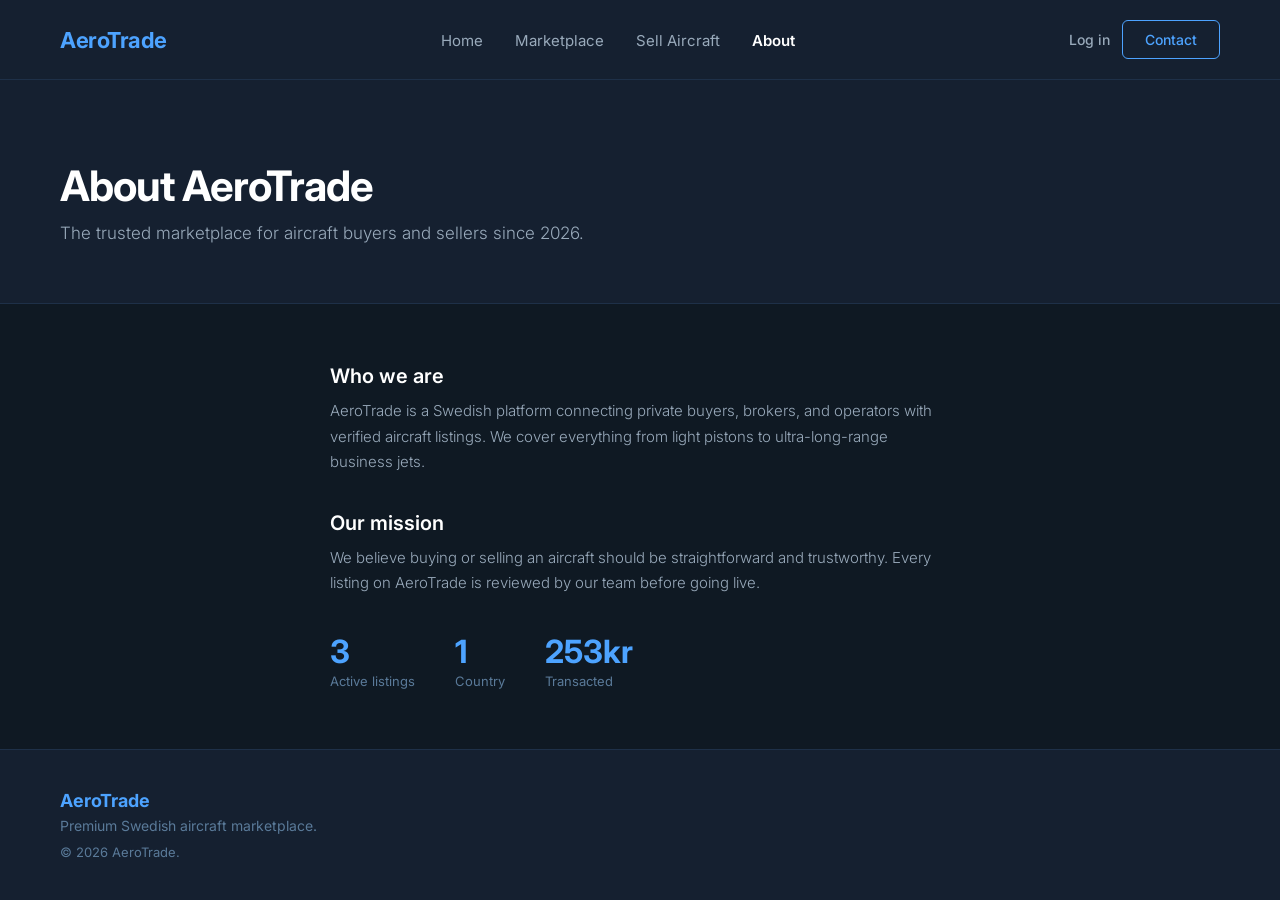
<file: Main/about.html>
<!DOCTYPE html>
<html lang="en">
<head>
    <meta charset="UTF-8">
    <meta name="viewport" content="width=device-width, initial-scale=1.0">
    <meta name="description" content="Lär dig mer om AeroTrade, vår mission och hur vi gör köp och försäljning av flygplan tryggt i Sverige.">
    <title>About – AeroTrade</title>
    <link rel="preconnect" href="https://fonts.googleapis.com">
    <link rel="preconnect" href="https://fonts.gstatic.com" crossorigin>
    <link rel="stylesheet" href="style.css">
    <link href="https://fonts.googleapis.com/css2?family=Inter:wght@300;400;500;600;700&display=swap" rel="stylesheet">
</head>
<body>

    <header>
        <nav class="navbar">
            <div class="logo">AeroTrade</div>
            <ul class="nav-links">
                <li><a href="index.html">Home</a></li>
                <li><a href="marketplace.html">Marketplace</a></li>
                <li><a href="sell.html">Sell Aircraft</a></li>
                <li><a href="about.html" class="active">About</a></li>
            </ul>
            <div class="nav-right">
                <a href="login.html" class="login-btn" id="loginNavBtn">Log in</a>
                <a href="contact.html" class="nav-button">Contact</a>
                <div class="user-menu" id="userMenu">
                    <button type="button" onclick="logout()" class="logout-btn">Logga ut</button>
                </div>
            </div>
            <button class="hamburger" id="hamburger" type="button" aria-label="Toggle main menu" aria-controls="mobileMenu" aria-expanded="false" onclick="toggleMenu()">
                <span></span><span></span><span></span>
            </button>
        </nav>
        <div class="mobile-menu" id="mobileMenu">
            <a href="index.html" onclick="toggleMenu()">Home</a>
            <a href="marketplace.html" onclick="toggleMenu()">Marketplace</a>
            <a href="sell.html" onclick="toggleMenu()">Sell Aircraft</a>
            <a href="about.html" onclick="toggleMenu()">About</a>
            <a href="contact.html" onclick="toggleMenu()">Contact</a>
            <a href="login.html" class="mobile-login" id="mobileLoginBtn" onclick="toggleMenu()">Log in</a>
        </div>
    </header>

    <main>
        <section class="page-hero">
        <h1>About AeroTrade</h1>
        <p>The trusted marketplace for aircraft buyers and sellers since 2026.</p>
    </section>

    <section class="about-section">
        <div class="about-block">
            <h2>Who we are</h2>
            <p>AeroTrade is a Swedish platform connecting private buyers, brokers, and operators with verified aircraft listings. We cover everything from light pistons to ultra-long-range business jets.</p>
        </div>
        <div class="about-block">
            <h2>Our mission</h2>
            <p>We believe buying or selling an aircraft should be straightforward and trustworthy. Every listing on AeroTrade is reviewed by our team before going live.</p>
        </div>
        <div class="about-stats">
            <div class="about-stat">
                <strong>3</strong>
                <span>Active listings</span>
            </div>
            <div class="about-stat">
                <strong>1</strong>
                <span>Country</span>
            </div>
            <div class="about-stat">
                <strong>253kr</strong>
                <span>Transacted</span>
            </div>
        </div>
        </section>
    </main>

    <footer>
        <div class="footer-content">
            <h3>AeroTrade</h3>
            <p>Premium Swedish aircraft marketplace.</p>
            <p class="copyright">&copy; <span id="copyrightYear"></span> AeroTrade. </p>
        </div>
    </footer>

    <script src="script.js" defer></script>
</body>
</html>
</file>
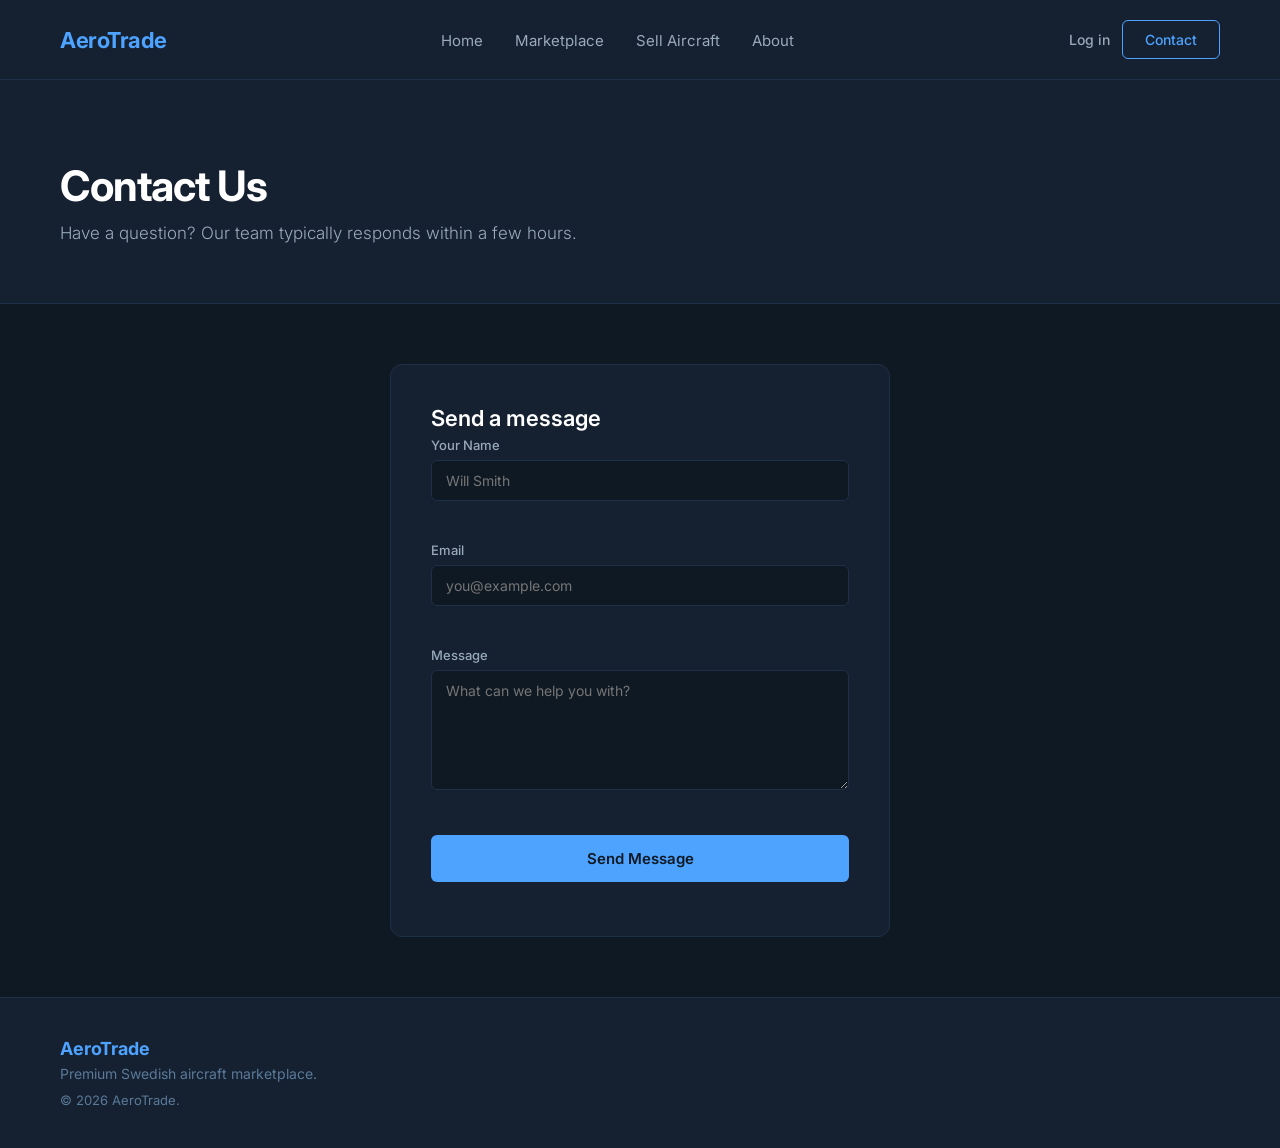
<file: Main/contact.html>
<!DOCTYPE html>
<html lang="en">
<head>
    <meta charset="UTF-8">
    <meta name="viewport" content="width=device-width, initial-scale=1.0">
    <meta name="description" content="Kontakta AeroTrade-teamet för frågor om flygplan, annonser eller kundsupport.">
    <title>Contact – AeroTrade</title>
    <link rel="preconnect" href="https://fonts.googleapis.com">
    <link rel="preconnect" href="https://fonts.gstatic.com" crossorigin>
    <link rel="stylesheet" href="style.css">
    <link href="https://fonts.googleapis.com/css2?family=Inter:wght@300;400;500;600;700&display=swap" rel="stylesheet">
</head>
<body>

    <header>
        <nav class="navbar">
            <div class="logo">AeroTrade</div>
            <ul class="nav-links">
                <li><a href="index.html">Home</a></li>
                <li><a href="marketplace.html">Marketplace</a></li>
                <li><a href="sell.html">Sell Aircraft</a></li>
                <li><a href="about.html">About</a></li>
            </ul>
            <div class="nav-right">
                <a href="login.html" class="login-btn" id="loginNavBtn">Log in</a>
                <a href="contact.html" class="nav-button">Contact</a>
                <div class="user-menu" id="userMenu">
                    <button type="button" onclick="logout()" class="logout-btn">Logga ut</button>
                </div>
            </div>
            <button class="hamburger" id="hamburger" type="button" aria-label="Toggle main menu" aria-controls="mobileMenu" aria-expanded="false" onclick="toggleMenu()">
                <span></span><span></span><span></span>
            </button>
        </nav>
        <div class="mobile-menu" id="mobileMenu">
            <a href="index.html" onclick="toggleMenu()">Home</a>
            <a href="marketplace.html" onclick="toggleMenu()">Marketplace</a>
            <a href="sell.html" onclick="toggleMenu()">Sell Aircraft</a>
            <a href="about.html" onclick="toggleMenu()">About</a>
            <a href="contact.html" onclick="toggleMenu()">Contact</a>
            <a href="login.html" class="mobile-login" id="mobileLoginBtn" onclick="toggleMenu()">Log in</a>
        </div>
    </header>

    <main>
        <section class="page-hero">
        <h1>Contact Us</h1>
        <p>Have a question? Our team typically responds within a few hours.</p>
    </section>

    <section class="form-section">
        <div class="form-card">
            <h2>Send a message</h2>
            <div class="form-group">
                <label for="contactName">Your Name</label>
                <input type="text" id="contactName" placeholder="Will Smith" required>
                <p class="field-error" id="contactNameError" aria-live="polite"></p>
            </div>
            <div class="form-group">
                <label for="contactEmail">Email</label>
                <input type="email" id="contactEmail" placeholder="you@example.com" required>
                <p class="field-error" id="contactEmailError" aria-live="polite"></p>
            </div>
            <div class="form-group">
                <label for="contactMessage">Message</label>
                <textarea id="contactMessage" placeholder="What can we help you with?" required></textarea>
                <p class="field-error" id="contactMessageError" aria-live="polite"></p>
            </div>
            <button type="button" class="primary-btn" style="width: 100%; padding: 14px;" onclick="sendMessage()">Send Message</button>
            <p class="success-msg" id="contactSuccess" role="status" aria-live="polite"></p>
        </div>
        </section>
    </main>

    <footer>
        <div class="footer-content">
            <h3>AeroTrade</h3>
            <p>Premium Swedish aircraft marketplace.</p>
            <p class="copyright">&copy; <span id="copyrightYear"></span> AeroTrade. </p>
        </div>
    </footer>

    <script src="script.js" defer></script>
</body>
</html>
</file>
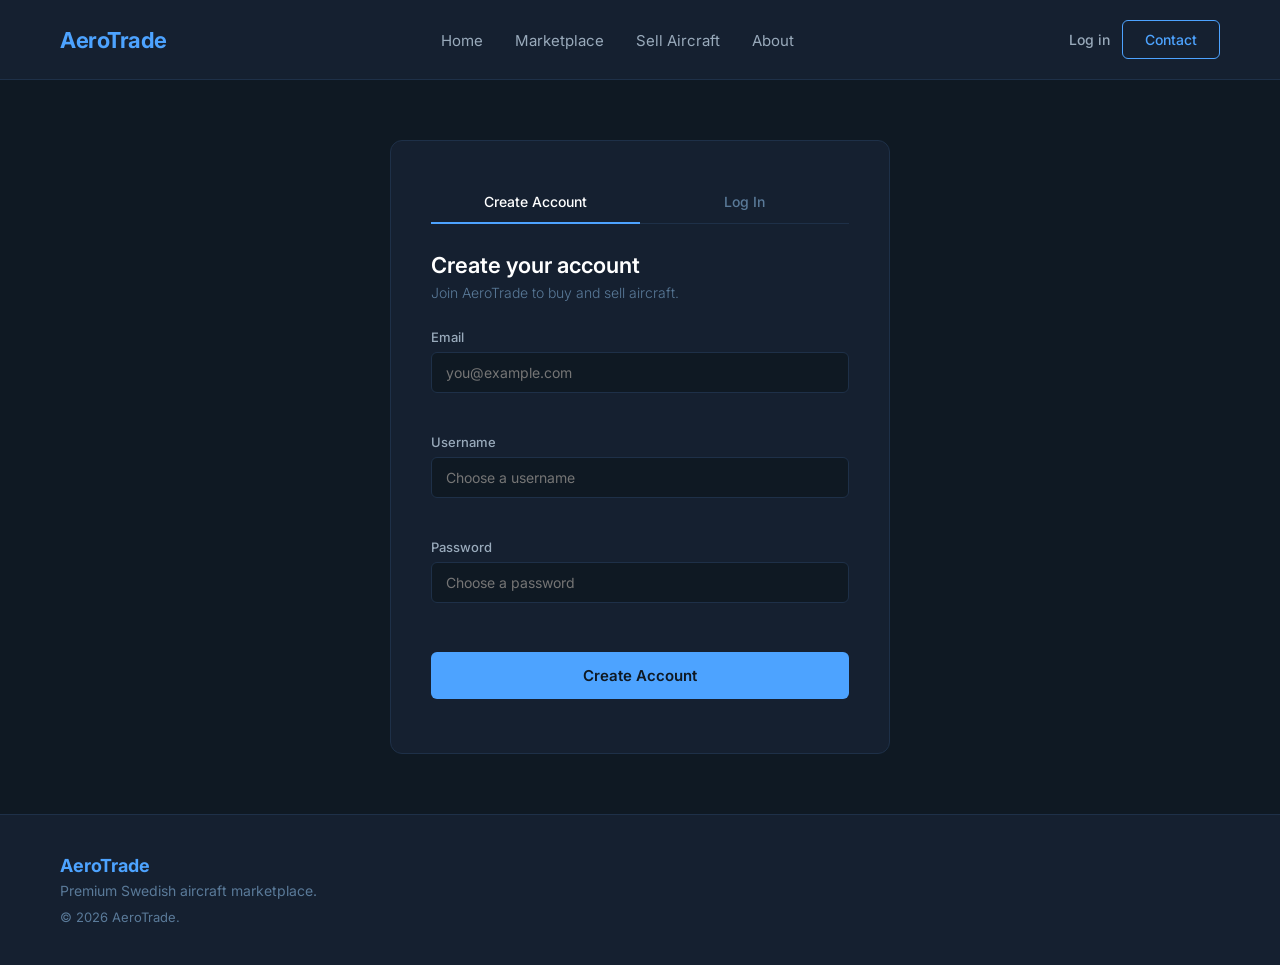
<file: Main/login.html>
<!DOCTYPE html>
<html lang="en">
<head>
    <meta charset="UTF-8">
    <meta name="viewport" content="width=device-width, initial-scale=1.0">
    <meta name="description" content="Logga in eller skapa ett konto hos AeroTrade för att köpa och sälja flygplan enkelt och säkert.">
    <title>Log in – AeroTrade</title>
    <link rel="preconnect" href="https://fonts.googleapis.com">
    <link rel="preconnect" href="https://fonts.gstatic.com" crossorigin>
    <link rel="stylesheet" href="style.css">
    <link href="https://fonts.googleapis.com/css2?family=Inter:wght@300;400;500;600;700&display=swap" rel="stylesheet">
</head>
<body>

    <header>
        <nav class="navbar">
            <div class="logo">AeroTrade</div>
            <ul class="nav-links">
                <li><a href="index.html">Home</a></li>
                <li><a href="marketplace.html">Marketplace</a></li>
                <li><a href="sell.html">Sell Aircraft</a></li>
                <li><a href="about.html">About</a></li>
            </ul>
            <div class="nav-right">
                <a href="login.html" class="login-btn" id="loginNavBtn">Log in</a>
                <a href="contact.html" class="nav-button">Contact</a>
                <div class="user-menu" id="userMenu">
                    <button type="button" onclick="logout()" class="logout-btn">Logga ut</button>
                </div>
            </div>
            <button class="hamburger" id="hamburger" type="button" aria-label="Toggle main menu" aria-controls="mobileMenu" aria-expanded="false" onclick="toggleMenu()">
                <span></span><span></span><span></span>
            </button>
        </nav>
        <div class="mobile-menu" id="mobileMenu">
            <a href="index.html" onclick="toggleMenu()">Home</a>
            <a href="marketplace.html" onclick="toggleMenu()">Marketplace</a>
            <a href="sell.html" onclick="toggleMenu()">Sell Aircraft</a>
            <a href="about.html" onclick="toggleMenu()">About</a>
            <a href="contact.html" onclick="toggleMenu()">Contact</a>
            <a href="login.html" class="mobile-login" id="mobileLoginBtn" onclick="toggleMenu()">Log in</a>
        </div>
    </header>

    <main>
        <section class="form-section">
        <div class="form-card login-card">
            <div class="login-tabs">
                <button class="tab-btn active" id="tabRegister" onclick="switchTab('register')">Create Account</button>
                <button class="tab-btn" id="tabLogin" onclick="switchTab('login')">Log In</button>
            </div>

            <div id="registerForm">
                <h2>Create your account</h2>
                <p class="form-sub">Join AeroTrade to buy and sell aircraft.</p>

                <div class="form-group">
                    <label for="regEmail">Email</label>
                    <input type="email" id="regEmail" placeholder="you@example.com" required>
                    <p class="field-error" id="regEmailError" aria-live="polite"></p>
                </div>
                <div class="form-group">
                    <label for="regUsername">Username</label>
                    <input type="text" id="regUsername" placeholder="Choose a username" required>
                    <p class="field-error" id="regUsernameError" aria-live="polite"></p>
                </div>
                <div class="form-group">
                    <label for="regPassword">Password</label>
                    <input type="password" id="regPassword" placeholder="Choose a password" required>
                    <p class="field-error" id="regPasswordError" aria-live="polite"></p>
                </div>

                <button type="button" class="primary-btn" style="width: 100%; padding: 14px; margin-top: 8px;" onclick="register()">Create Account</button>
                <p class="success-msg" id="regSuccess" role="status" aria-live="polite"></p>
            </div>

            <div id="loginForm" style="display: none;">
                <h2>Welcome back</h2>
                <p class="form-sub">Log in to your AeroTrade account.</p>

                <div class="form-group">
                    <label for="loginEmail">Email</label>
                    <input type="email" id="loginEmail" placeholder="you@example.com" required>
                    <p class="field-error" id="loginEmailError" aria-live="polite"></p>
                </div>
                <div class="form-group">
                    <label for="loginPassword">Password</label>
                    <input type="password" id="loginPassword" placeholder="Your password" required>
                    <p class="field-error" id="loginPasswordError" aria-live="polite"></p>
                </div>

                <button type="button" class="primary-btn" style="width: 100%; padding: 14px; margin-top: 8px;" onclick="login()">Log In</button>
                <p class="success-msg" id="loginSuccess" role="status" aria-live="polite"></p>
            </div>
        </div>
        </section>
    </main>

    <footer>
        <div class="footer-content">
            <h3>AeroTrade</h3>
            <p>Premium Swedish aircraft marketplace.</p>
            <p class="copyright">&copy; <span id="copyrightYear"></span> AeroTrade.
        </div>
    </footer>

    <script src="script.js" defer></script>
</body>
</html>
</file>
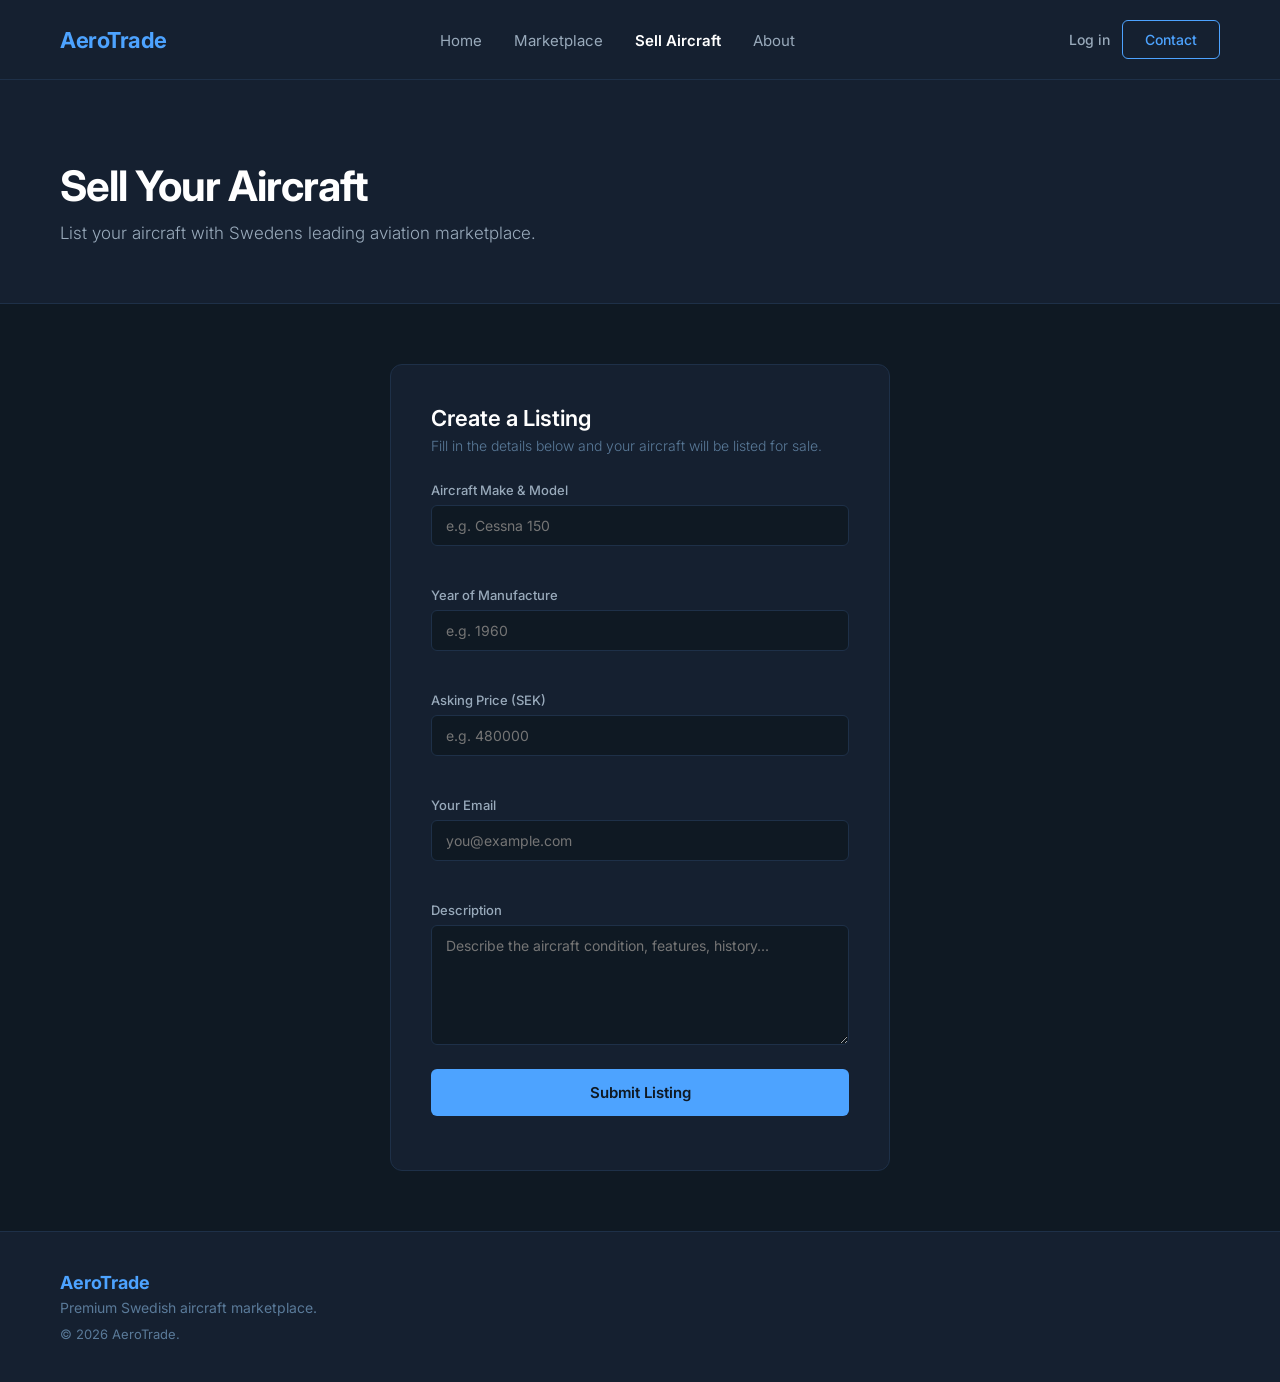
<file: Main/sell.html>
<!DOCTYPE html>
<html lang="en">
<head>
    <meta charset="UTF-8">
    <meta name="viewport" content="width=device-width, initial-scale=1.0">
    <meta name="description" content="List your aircraft for sale on AeroTrade and reach buyers across Sweden with a clean, trusted marketplace.">
    <title>Sell Aircraft – AeroTrade</title>
    <link rel="preconnect" href="https://fonts.googleapis.com">
    <link rel="preconnect" href="https://fonts.gstatic.com" crossorigin>
    <link rel="stylesheet" href="style.css">
    <link href="https://fonts.googleapis.com/css2?family=Inter:wght@300;400;500;600;700&display=swap" rel="stylesheet">
</head>
<body>

    <header>
        <nav class="navbar">
            <div class="logo">AeroTrade</div>
            <ul class="nav-links">
                <li><a href="index.html">Home</a></li>
                <li><a href="marketplace.html">Marketplace</a></li>
                <li><a href="sell.html" class="active">Sell Aircraft</a></li>
                <li><a href="about.html">About</a></li>
            </ul>
            <div class="nav-right">
                <a href="login.html" class="login-btn" id="loginNavBtn">Log in</a>
                <a href="contact.html" class="nav-button">Contact</a>
                <div class="user-menu" id="userMenu">
                    <button type="button" onclick="logout()" class="logout-btn">Logga ut</button>
                </div>
            </div>
            <button class="hamburger" id="hamburger" type="button" aria-label="Toggle main menu" aria-controls="mobileMenu" aria-expanded="false" onclick="toggleMenu()">
                <span></span><span></span><span></span>
            </button>
        </nav>
        <div class="mobile-menu" id="mobileMenu">
            <a href="index.html" onclick="toggleMenu()">Home</a>
            <a href="marketplace.html" onclick="toggleMenu()">Marketplace</a>
            <a href="sell.html" onclick="toggleMenu()">Sell Aircraft</a>
            <a href="about.html" onclick="toggleMenu()">About</a>
            <a href="contact.html" onclick="toggleMenu()">Contact</a>
            <a href="login.html" class="mobile-login" id="mobileLoginBtn" onclick="toggleMenu()">Log in</a>
        </div>
    </header>

    <main>
        <section class="page-hero">
        <h1>Sell Your Aircraft</h1>
        <p>List your aircraft with Swedens leading aviation marketplace.</p>
    </section>

    <section class="form-section">
        <div class="form-card">
            <h2>Create a Listing</h2>
            <p class="form-sub">Fill in the details below and your aircraft will be listed for sale.</p>

            <div class="form-group">
                <label for="sellModel">Aircraft Make & Model</label>
                <input type="text" id="sellModel" placeholder="e.g. Cessna 150" required>
                <p class="field-error" id="sellModelError" aria-live="polite"></p>
            </div>
            <div class="form-group">
                <label for="sellYear">Year of Manufacture</label>
                <input type="number" id="sellYear" placeholder="e.g. 1960" required>
                <p class="field-error" id="sellYearError" aria-live="polite"></p>
            </div>
            <div class="form-group">
                <label for="sellPrice">Asking Price (SEK)</label>
                <input type="number" id="sellPrice" placeholder="e.g. 480000" required>
                <p class="field-error" id="sellPriceError" aria-live="polite"></p>
            </div>
            <div class="form-group">
                <label for="sellEmail">Your Email</label>
                <input type="email" id="sellEmail" placeholder="you@example.com" required>
                <p class="field-error" id="sellEmailError" aria-live="polite"></p>
            </div>
            <div class="form-group">
                <label>Description</label>
                <textarea id="sellDesc" placeholder="Describe the aircraft condition, features, history..."></textarea>
            </div>

            <button type="button" class="primary-btn" style="width: 100%; padding: 14px;" onclick="submitListing()">Submit Listing</button>
            <p class="success-msg" id="sellSuccess" role="status" aria-live="polite"></p>
        </div>
        </section>
    </main>

    <footer>
        <div class="footer-content">
            <h3>AeroTrade</h3>
            <p>Premium Swedish aircraft marketplace.</p>
            <p class="copyright">&copy; <span id="copyrightYear"></span> AeroTrade. 
        </div>
    </footer>

    <script src="script.js" defer></script>
</body>
</html>
</file>
<file: Main/style.css>
* {
    margin: 0;
    padding: 0;
    box-sizing: border-box;
}

html {
    scroll-behavior: smooth;
}

body {
    font-family: 'Inter', sans-serif;
    background-color: #0f1923;
    color: white;
    min-height: 100vh;
}

button,
input,
textarea,
select {
    font: inherit;
}

img {
    max-width: 100%;
    height: auto;
    display: block;
}

.navbar {
    display: flex;
    justify-content: space-between;
    align-items: center;
    padding: 20px 60px;
    background-color: #152030;
    border-bottom: 1px solid #1e3048;
}

.logo {
    font-size: 22px;
    font-weight: 700;
    color: #4da3ff;
    letter-spacing: -0.5px;
}

.nav-links {
    display: flex;
    list-style: none;
    gap: 32px;
}

.nav-links a {
    color: #99aabb;
    text-decoration: none;
    font-size: 15px;
    font-weight: 400;
}

.nav-links a:hover {
    color: white;
}

.nav-links a.active {
    color: white;
    font-weight: 600;
}

.nav-right {
    display: flex;
    align-items: center;
    gap: 12px;
}

.login-btn {
    color: #99aabb;
    text-decoration: none;
    font-size: 14px;
    font-weight: 500;
}

.login-btn:hover {
    color: white;
}

.nav-button {
    padding: 10px 22px;
    border: 1px solid #4da3ff;
    background-color: transparent;
    color: #4da3ff;
    font-size: 14px;
    font-weight: 500;
    border-radius: 6px;
    cursor: pointer;
    font-family: 'Inter', sans-serif;
    text-decoration: none;
}

.nav-button:hover {
    background-color: #4da3ff;
    color: #0f1923;
}

.nav-right {
    position: relative;
}

.user-menu {
    display: none;
    position: absolute;
    top: 100%;
    right: 0;
    background-color: #152030;
    border: 1px solid #1e3048;
    border-radius: 6px;
    margin-top: 8px;
    z-index: 500;
    min-width: 150px;
}

.user-menu.open {
    display: block;
}

.logout-btn {
    width: 100%;
    padding: 12px 16px;
    background: none;
    border: none;
    color: #ff6b6b;
    text-align: left;
    font-size: 14px;
    font-family: 'Inter', sans-serif;
    cursor: pointer;
    transition: background-color 0.2s, color 0.2s;
}

.logout-btn:hover {
    background-color: #1e3048;
    color: #ff8888;
}

.hamburger {
    display: none;
    flex-direction: column;
    gap: 5px;
    background: none;
    border: none;
    cursor: pointer;
    padding: 4px;
}

.hamburger span {
    display: block;
    width: 24px;
    height: 2px;
    background-color: white;
    border-radius: 2px;
    transition: 0.3s;
}

.hamburger.open span:nth-child(1) {
    transform: translateY(7px) rotate(45deg);
}

.hamburger.open span:nth-child(2) {
    opacity: 0;
}

.hamburger.open span:nth-child(3) {
    transform: translateY(-7px) rotate(-45deg);
}

.mobile-menu {
    display: none;
    flex-direction: column;
    background-color: #0f1923;
    border-bottom: 1px solid #1e3048;
}

.mobile-menu.open {
    display: flex;
}

.mobile-menu a {
    color: #99aabb;
    text-decoration: none;
    font-size: 16px;
    font-weight: 400;
    padding: 16px 24px;
    border-bottom: 1px solid #1a2a3a;
    transition: background-color 0.2s, color 0.2s;
}

.mobile-menu a:last-child {
    border-bottom: none;
}

.mobile-menu a:hover {
    background-color: #152030;
    color: white;
}

.mobile-login {
    color: #4da3ff !important;
    font-weight: 500 !important;
}

.hero {
    padding: 120px 60px;
    background-color: #152030;
    border-bottom: 1px solid #1e3048;
}

.hero h1 {
    font-size: 52px;
    font-weight: 700;
    margin-bottom: 16px;
    letter-spacing: -1px;
    line-height: 1.15;
}

.hero p {
    font-size: 18px;
    color: #99aabb;
    margin-bottom: 36px;
    font-weight: 300;
    max-width: 480px;
}

.hero-buttons {
    display: flex;
    gap: 14px;
    align-items: center;
}

.primary-btn {
    padding: 13px 28px;
    background-color: #4da3ff;
    color: #0f1923;
    border: none;
    border-radius: 6px;
    font-size: 15px;
    font-weight: 600;
    cursor: pointer;
    font-family: 'Inter', sans-serif;
    text-decoration: none;
    display: inline-block;
}

.primary-btn:hover {
    background-color: #6fb4ff;
}

.secondary-btn {
    padding: 13px 28px;
    background-color: transparent;
    color: white;
    border: 1px solid #2e4a66;
    border-radius: 6px;
    font-size: 15px;
    font-weight: 400;
    cursor: pointer;
    font-family: 'Inter', sans-serif;
    text-decoration: none;
    display: inline-block;
}

.secondary-btn:hover {
    border-color: #99aabb;
}

.featured {
    padding: 70px 60px;
    max-width: 1200px;
    margin: 0 auto;
}

.section-title {
    margin-bottom: 28px;
}

.section-title h2 {
    font-size: 30px;
    font-weight: 600;
    letter-spacing: -0.5px;
}

.search-bar {
    width: 340px;
    padding: 11px 16px;
    background-color: #152030;
    border: 1px solid #1e3048;
    border-radius: 6px;
    color: white;
    font-size: 14px;
    font-family: 'Inter', sans-serif;
    margin-bottom: 36px;
    display: block;
    outline: none;
}

.search-bar::placeholder {
    color: #5a7a99;
}

.search-bar:focus {
    border-color: #4da3ff;
}

.aircraft-grid {
    display: flex;
    gap: 24px;
    flex-wrap: wrap;
}

.aircraft-card {
    width: 320px;
    background-color: #152030;
    border-radius: 12px;
    border: 1px solid #1e3048;
    overflow: hidden;
}

.aircraft-card:hover {
    border-color: #2e5a88;
}

.aircraft-card img {
    width: 100%;
    height: 190px;
    object-fit: cover;
    display: block;
}

.card-content {
    padding: 18px 20px 20px;
}

.card-content h3 {
    font-size: 18px;
    font-weight: 600;
    margin-bottom: 8px;
}

.price {
    color: #4da3ff;
    font-size: 16px;
    font-weight: 600;
    margin-bottom: 6px;
}

.specs {
    color: #99aabb;
    font-size: 13px;
    margin-bottom: 18px;
    font-weight: 300;
}

.card-btn {
    width: 100%;
    padding: 10px;
    background-color: transparent;
    color: #4da3ff;
    border: 1px solid #4da3ff;
    border-radius: 6px;
    font-size: 14px;
    font-weight: 500;
    cursor: pointer;
    font-family: 'Inter', sans-serif;
}

.card-btn:hover {
    background-color: #4da3ff;
    color: #0f1923;
}

.modal-overlay {
    display: none;
    position: fixed;
    top: 0;
    left: 0;
    width: 100%;
    height: 100%;
    background-color: rgba(0, 0, 0, 0.7);
    justify-content: center;
    align-items: center;
    z-index: 999;
    opacity: 0;
    transition: opacity 0.2s ease;
}

.modal-overlay.open {
    display: flex;
    opacity: 1;
}

body.modal-open {
    overflow: hidden;
}

.modal {
    background-color: #152030;
    border: 1px solid #1e3048;
    border-radius: 12px;
    padding: 24px 24px 28px;
    width: 90%;
    max-width: 520px;
    position: relative;
    transform: translateY(20px);
    opacity: 0;
    transition: transform 0.25s ease, opacity 0.25s ease;
}

.modal-image {
    width: 100%;
    height: 220px;
    object-fit: cover;
    border-radius: 12px;
    margin-bottom: 18px;
}

.modal-seller,
.modal-location {
    color: #9bb6d8;
    font-size: 14px;
    margin-bottom: 6px;
}

.modal-location {
    color: #7fc3ff;
}

.modal-desc {
    margin-top: 14px;
    line-height: 1.7;
}

.modal-overlay.open .modal {
    transform: translateY(0);
    opacity: 1;
}

.modal-close {
    position: absolute;
    top: 16px;
    right: 16px;
    background: none;
    border: none;
    color: #99aabb;
    font-size: 18px;
    cursor: pointer;
}

.modal-close:hover {
    color: white;
}

.modal h2 {
    font-size: 24px;
    font-weight: 600;
    margin-bottom: 10px;
}

.modal-price {
    color: #4da3ff;
    font-size: 20px;
    font-weight: 600;
    margin-bottom: 6px;
}

.modal-specs {
    color: #99aabb;
    font-size: 13px;
    margin-bottom: 16px;
}

.modal-desc {
    color: #ccd6e0;
    font-size: 15px;
    line-height: 1.6;
    font-weight: 300;
}

footer {
    padding: 40px 60px;
    background-color: #152030;
    border-top: 1px solid #1e3048;
}

.footer-content h3 {
    font-size: 18px;
    font-weight: 700;
    color: #4da3ff;
    margin-bottom: 6px;
}

.footer-content .copyright {
    margin-top: 10px;
    color: #5a7a99;
    font-size: 13px;
}

.footer-content p {
    color: #5a7a99;
    font-size: 14px;
}

.page-hero {
    padding: 80px 60px 60px;
    background-color: #152030;
    border-bottom: 1px solid #1e3048;
}

.page-hero h1 {
    font-size: 42px;
    font-weight: 700;
    letter-spacing: -1px;
    margin-bottom: 12px;
}

.page-hero p {
    font-size: 17px;
    color: #99aabb;
    font-weight: 300;
}

.form-section {
    padding: 60px 24px;
    display: flex;
    justify-content: center;
}

.form-card {
    background-color: #152030;
    border: 1px solid #1e3048;
    border-radius: 12px;
    padding: 40px;
    width: 100%;
    max-width: 500px;
}

.form-card h2 {
    font-size: 22px;
    font-weight: 600;
    margin-bottom: 6px;
}

.form-sub {
    color: #5a7a99;
    font-size: 14px;
    margin-bottom: 28px;
    font-weight: 300;
}

.form-group {
    margin-bottom: 20px;
}

.form-group label {
    display: block;
    font-size: 13px;
    font-weight: 500;
    color: #99aabb;
    margin-bottom: 7px;
}

.form-group input,
.form-group textarea {
    width: 100%;
    padding: 11px 14px;
    background-color: #0f1923;
    border: 1px solid #1e3048;
    border-radius: 6px;
    color: white;
    font-size: 14px;
    font-family: 'Inter', sans-serif;
    outline: none;
    transition: border-color 0.2s;
}

.form-group input:focus,
.form-group textarea:focus {
    border-color: #4da3ff;
}

.form-group textarea {
    height: 120px;
    resize: vertical;
}

.field-error {
    color: #ff6b6b;
    font-size: 12px;
    margin-top: 5px;
    min-height: 16px;
}

.success-msg {
    color: #4dffa3;
    font-size: 14px;
    margin-top: 14px;
    text-align: center;
    font-weight: 500;
}

.login-tabs {
    display: flex;
    margin-bottom: 28px;
    border-bottom: 1px solid #1e3048;
}

.tab-btn {
    flex: 1;
    padding: 12px;
    background: none;
    border: none;
    color: #5a7a99;
    font-family: 'Inter', sans-serif;
    font-size: 14px;
    font-weight: 500;
    cursor: pointer;
    border-bottom: 2px solid transparent;
    margin-bottom: -1px;
    transition: color 0.2s, border-color 0.2s;
}

.tab-btn.active {
    color: white;
    border-bottom: 2px solid #4da3ff;
}

.tab-btn:hover {
    color: #99aabb;
}

.about-section {
    max-width: 700px;
    margin: 0 auto;
    padding: 60px 40px;
}

.about-block {
    margin-bottom: 36px;
}

.about-block h2 {
    font-size: 20px;
    font-weight: 600;
    margin-bottom: 10px;
}

.about-block p {
    color: #99aabb;
    font-size: 15px;
    font-weight: 300;
    line-height: 1.7;
}

.about-stats {
    display: flex;
    gap: 40px;
    margin-top: 20px;
    flex-wrap: wrap;
}

.about-stat {
    display: flex;
    flex-direction: column;
}

.about-stat strong {
    font-size: 32px;
    font-weight: 700;
    color: #4da3ff;
}

.about-stat span {
    font-size: 13px;
    color: #5a7a99;
    margin-top: 2px;
}

.search-wrapper {
    position: relative;
    width: 340px;
    margin-bottom: 36px;
}

.search-wrapper .search-bar {
    width: 100%;
    margin-bottom: 0;
}

button:focus-visible,
a:focus-visible,
input:focus-visible,
textarea:focus-visible {
    outline: 3px solid #4da3ff;
    outline-offset: 2px;
}

.autocomplete-list {
    position: absolute;
    top: 100%;
    left: 0;
    right: 0;
    background-color: #152030;
    border: 1px solid #1e3048;
    border-top: none;
    border-radius: 0 0 6px 6px;
    z-index: 100;
    display: none;
}

.autocomplete-item {
    padding: 10px 16px;
    font-size: 14px;
    color: #99aabb;
    cursor: pointer;
    display: flex;
    align-items: center;
    gap: 10px;
}

.autocomplete-item:hover {
    background-color: #1e3048;
    color: white;
}

.autocomplete-item img {
    width: 40px;
    height: 28px;
    object-fit: cover;
    border-radius: 3px;
}

@media screen and (max-width: 768px) {
    .nav-links { display: none; }
    .nav-right { display: none; }
    .hamburger { display: flex; }

    .navbar { padding: 18px 24px; }

    .hero { padding: 70px 24px; }
    .hero h1 { font-size: 34px; }
    .hero p { font-size: 16px; }

    .hero-buttons { flex-direction: column; }
    .primary-btn { width: 100%; text-align: center; }
    .secondary-btn { width: 100%; text-align: center; }

    .featured { padding: 50px 24px; }

    .search-wrapper { width: 100%; }
    .search-bar { width: 100%; }

    .aircraft-card { width: 100%; }

    footer { padding: 32px 24px; }

    .page-hero { padding: 60px 24px 40px; }
    .page-hero h1 { font-size: 30px; }

    .about-section { padding: 40px 24px; }

    .form-card { padding: 28px 20px; }
}
</file>
